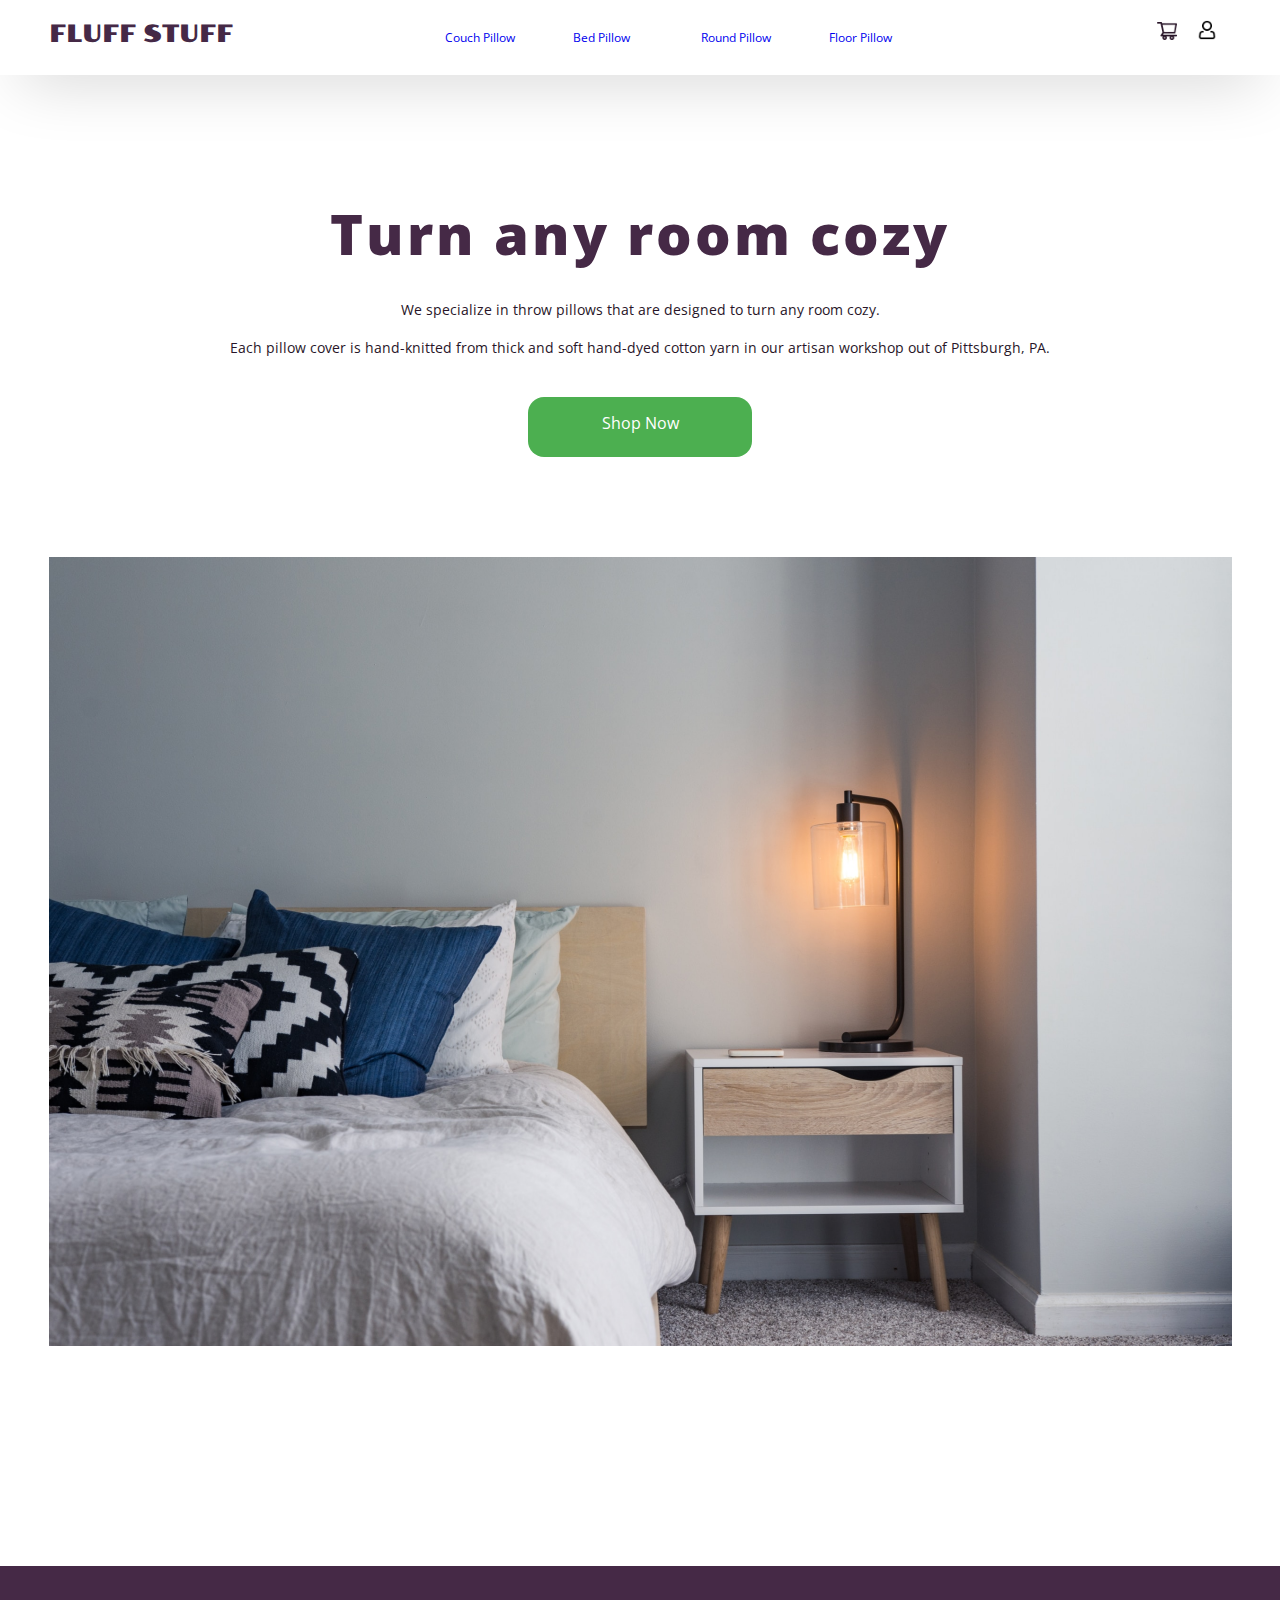
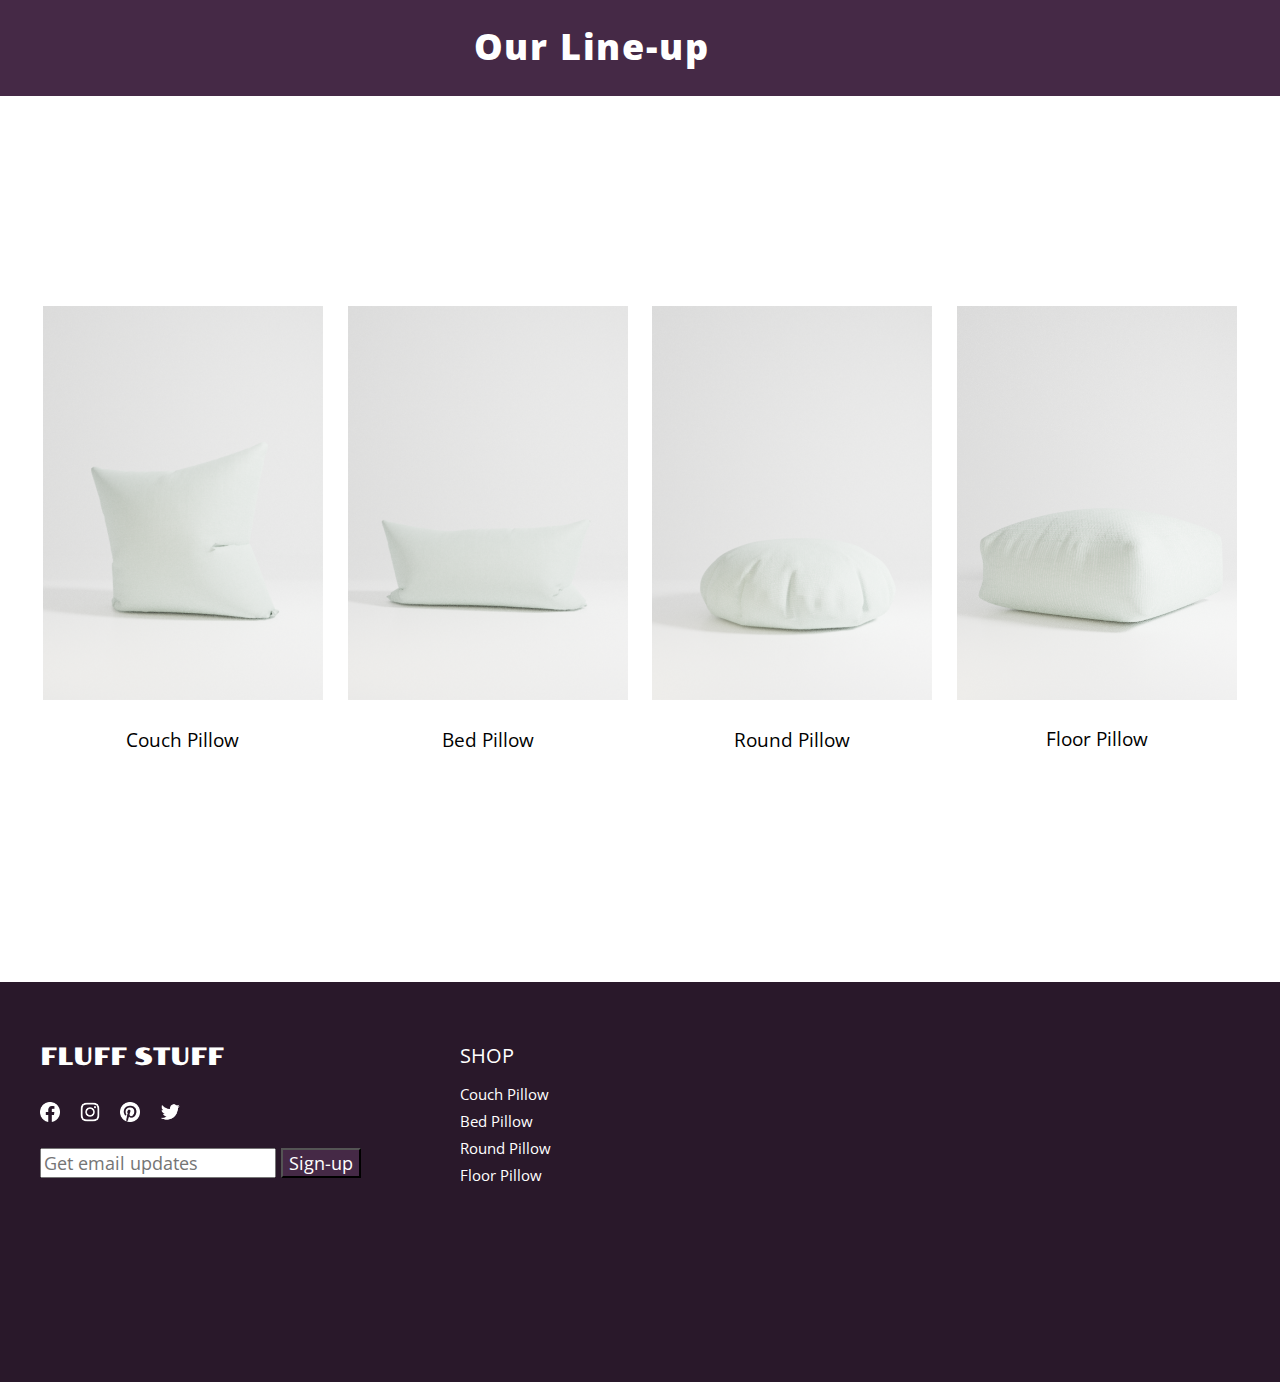
<file: Assignment5/index.html>
<!DOCTYPE html>
<html lang="en">
<head>
    <meta charset="UTF-8">
    <meta name="viewport" content="width=device-width, initial-scale=1.0">
    <title>Fluff Stuff</title>
    <link rel="stylesheet" href="./style.css">
    <link href="https://fonts.googleapis.com/css?family=Poller+One" rel="stylesheet">
    <link href="https://fonts.googleapis.com/css?family=Open+Sans" rel="stylesheet">
    <link rel="preconnect" href="https://fonts.googleapis.com">
    <link rel="preconnect" href="https://fonts.gstatic.com" crossorigin>
    <link href="https://fonts.googleapis.com/css2?family=Open+Sans:wght@800&display=swap" rel="stylesheet">
</head>

<body>
  <!-- Page header -->
  <header class="navbar">
    <div class="navbar-content">
      <a href=./home.html>
        <span id='logo'> FLUFF STUFF</span>
      </a>

      <div class="navbar-grid">
        <div><a href='./detail.html'>Couch Pillow</a></div>
        <div><a href='./detail.html'>Bed Pillow</a></div>
        <div><a href='./detail.html'>Round Pillow</a></div>
        <div><a href='./detail.html'>Floor Pillow</a></div>
      </div>

      <div class="icons-grid">
        <img class="icons" alt="cart icon" src="./Asset/IndexAsset/icon_cart.png">
        <img class="icons" alt="personal page icon" src="./Asset/IndexAsset/icon_person.png">
      </div>
    </div>
  </header>

  <!-- Main Body to home page -->
  <section class='main-body'>
    <div class="grid-container">
      <div id="main-headline"> Turn any room cozy</div>
      <div class="body-text"> We specialize in throw pillows that are designed to turn any room cozy.</div>
      <div class="body-text">  Each pillow cover is hand-knitted from thick and soft hand-dyed cotton yarn in our artisan workshop out of Pittsburgh, PA.</div>

      <a id="shop-now-button" href='./item_page.html'>Shop Now</a>
      <img  id="main-img" alt="a room with a bed and pillows" src="./Asset/IndexAsset/main_img.png">
      <div id="mid-span">
        <div class="grid-container">
          <p id="span-big-text">Our Line-up</p>
          <p id="span-small-text"> Every Pillow comes with 3 different fill options. Get yours today!</p>
        </div>
      </div>
    </div>
  </section>

  <!-- Scroll to see items -->
  <section class="pillows">
    <div class="pillows-container">
      <div class="pillow-card">
        <img class="pillow-image" alt="Sofa Pillow" src="./Asset/IndexAsset/pillow_1.png">
        <p>Couch Pillow</p>
      </div>
      <div class="pillow-card">
        <img class="pillow-image" alt="Bed Pillow" src="./Asset/IndexAsset/pillow_2.png">
        <p>Bed Pillow</p>
      </div>
      <div class="pillow-card">
        <img class="pillow-image" alt="Round Pillow" src="./Asset/IndexAsset/pillow_3.png">
        <p>Round Pillow</p>
      </div>
      <div class="pillow-card">
        <img class="pillow-image" alt="Floor Pillow" src="./Asset/IndexAsset/pillow_4.png">
        <p>Floor Pillow</p>
      </div>
    </div>
  </section>


  <!-- End Banner -->
  <section class="end-banner">
    <div class="banner-contents-column">
      <div class="column">
        <span id='logo-white'> FLUFF STUFF</span>
        <div class="icons-grid" id='icon_white'>
          <img class="icons" alt="facebook link icon" src="./Asset/IndexAsset/icons_facebook.png">
          <img class="icons" alt="instagram link icon" src="./Asset/IndexAsset/icons_instagram.png">
          <img class="icons" alt="pinterest link icon" src="./Asset/IndexAsset/icons_pinterest.png">
          <img class="icons" alt="twitter link icon" src="./Asset/IndexAsset/icons_twitter.png">
        </div>
        <div class="searchbar">
          <input type="text" placeholder="Get email updates">
          <button type="submit">Sign-up</button>
        </div>
      </div>
      <div class="column">
        <div class='body-white' id='title'>SHOP</div>
        <div><a href='./detail.html' class='body-white'>Couch Pillow</a></div>
        <div><a href='./detail.html' class='body-white'>Bed Pillow</a></div>
        <div><a href='./detail.html' class='body-white'>Round Pillow</a></div>
        <div><a href='./detail.html' class='body-white'>Floor Pillow</a></div>
      </div>
    </div>
  </section>

</body>
</file>
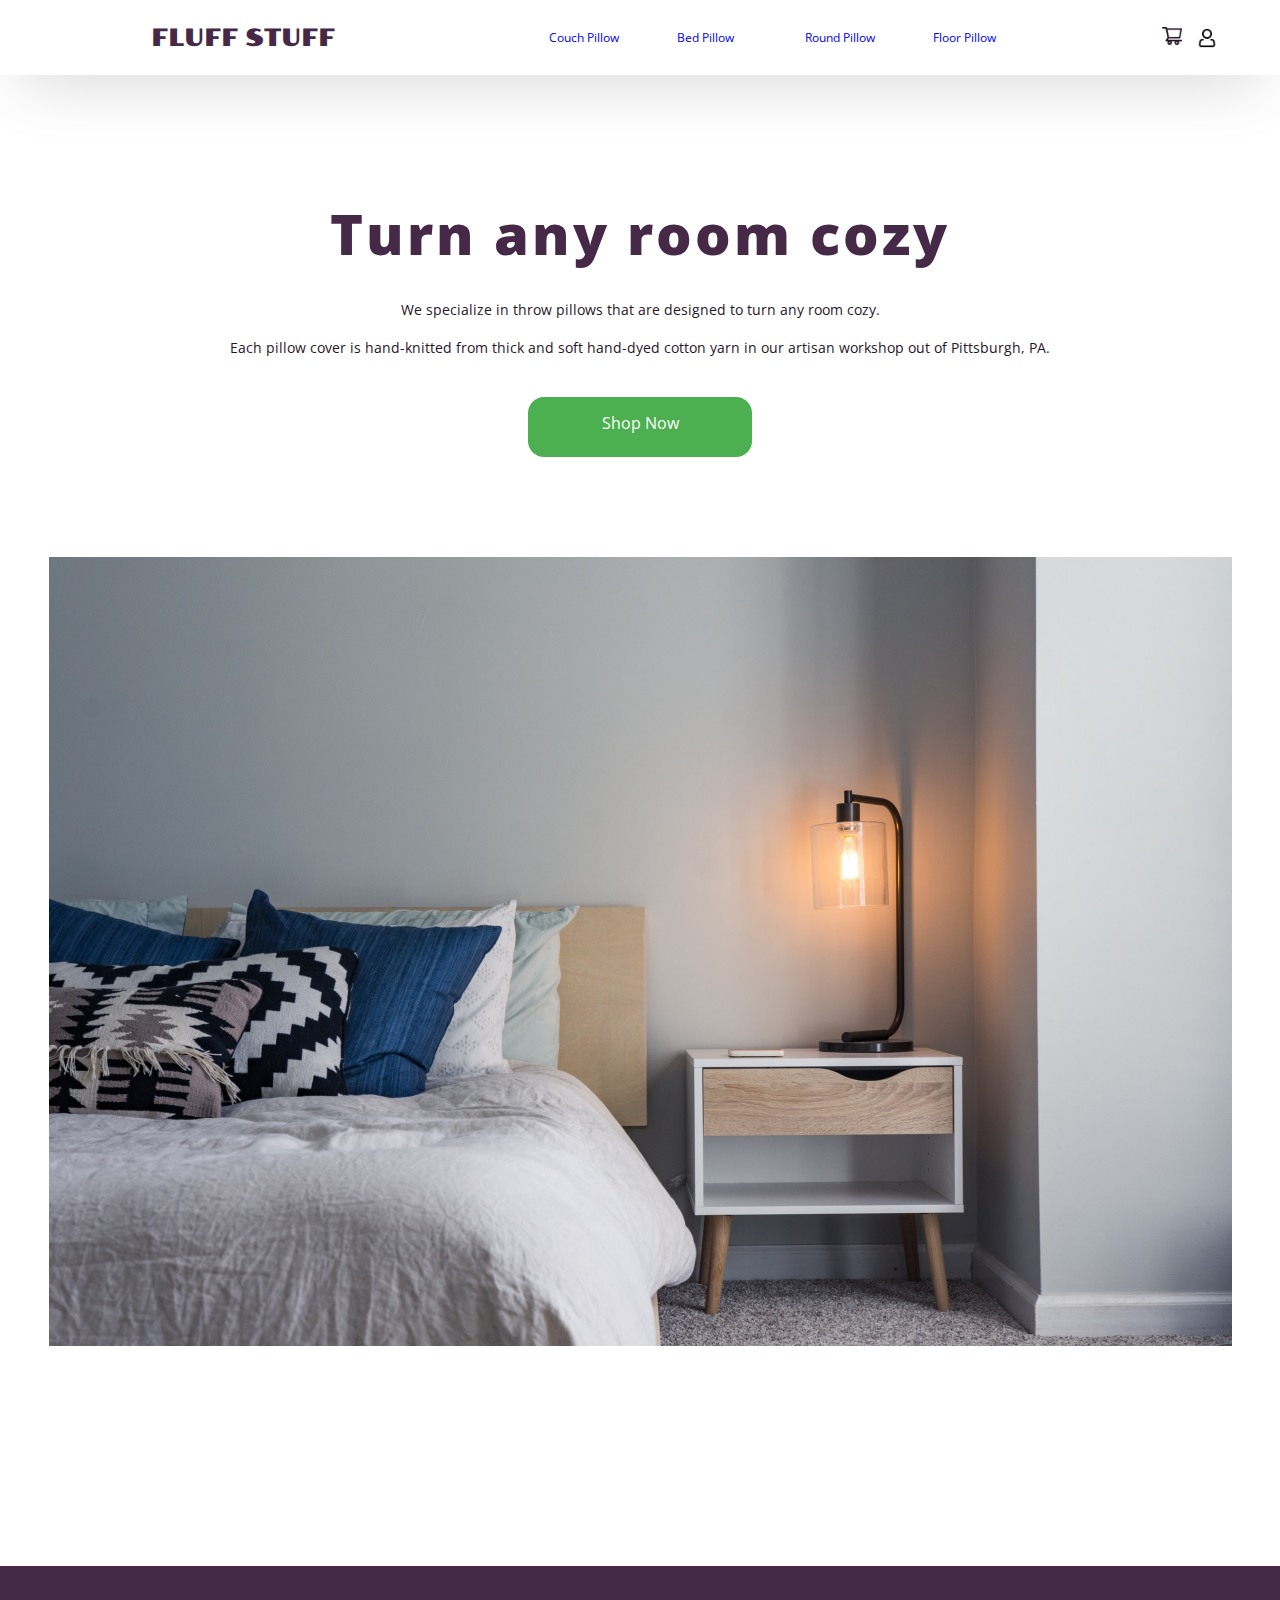
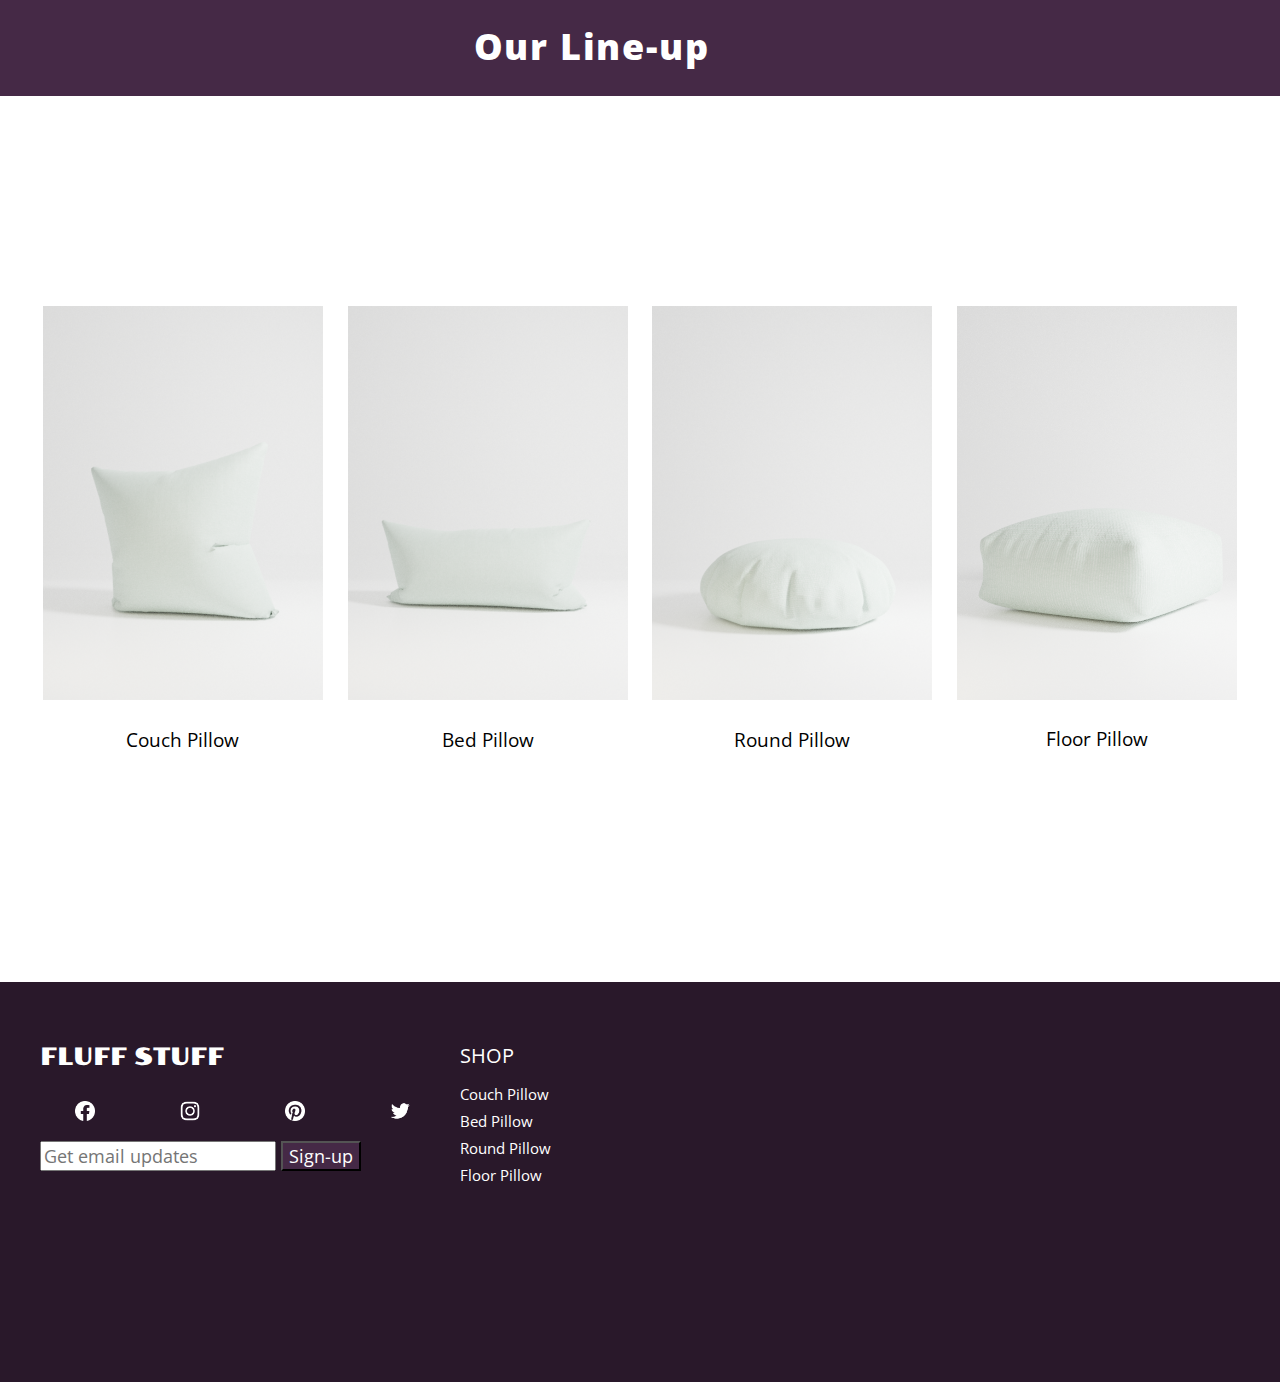
<file: Assignment6/index.html>
<!DOCTYPE html>
<html lang="en">
<head>
    <meta charset="UTF-8">
    <meta name="viewport" content="width=device-width, initial-scale=1.0">
    <title>Fluff Stuff</title>
    <link rel="stylesheet" href="./style.css">
    <link href="https://fonts.googleapis.com/css?family=Poller+One" rel="stylesheet">
    <link href="https://fonts.googleapis.com/css?family=Open+Sans" rel="stylesheet">
    <link rel="preconnect" href="https://fonts.googleapis.com">
    <link rel="preconnect" href="https://fonts.gstatic.com" crossorigin>
    <link href="https://fonts.googleapis.com/css2?family=Open+Sans:wght@800&display=swap" rel="stylesheet">
</head>

<body>
  <!-- Page header -->
  <header class="navbar">
    <div class="navbar-content">
      <a href=./index.html>
        <span id='logo'> FLUFF STUFF</span>
      </a>

      <div class="navbar-grid">
        <div><a href='./detail.html'>Couch Pillow</a></div>
        <div><a href='./detail.html'>Bed Pillow</a></div>
        <div><a href='./detail.html'>Round Pillow</a></div>
        <div><a href='./detail.html'>Floor Pillow</a></div>
      </div>

      <div class="icons-grid">
        <a href='./shopping_cart.html'>
          <img class="icons" alt="cart icon" src="./Asset/IndexAsset/icon_cart.png">
        </a>
        <img class="icons" alt="personal page icon" src="./Asset/IndexAsset/icon_person.png">
      </div>
    </div>
  </header>

  <!-- Main Body to home page -->
  <section class='main-body'>
    <div class="grid-container">
      <div id="main-headline"> Turn any room cozy</div>
      <div class="body-text"> We specialize in throw pillows that are designed to turn any room cozy.</div>
      <div class="body-text">  Each pillow cover is hand-knitted from thick and soft hand-dyed cotton yarn in our artisan workshop out of Pittsburgh, PA.</div>

      <a id="shop-now-button" href='./item_page.html'>Shop Now</a>
      <img  id="main-img" alt="a room with a bed and pillows" src="./Asset/IndexAsset/main_img.png">
      <div id="mid-span">
        <div class="grid-container">
          <p id="span-big-text">Our Line-up</p>
          <p id="span-small-text"> Every Pillow comes with 3 different fill options. Get yours today!</p>
        </div>
      </div>
    </div>
  </section>

  <!-- Scroll to see items -->
  <section class="pillows">
    <div class="pillows-container">
      <div class="pillow-card">
        <img class="pillow-image" alt="Sofa Pillow" src="./Asset/IndexAsset/pillow_1.png">
        <p>Couch Pillow</p>
      </div>
      <div class="pillow-card">
        <img class="pillow-image" alt="Bed Pillow" src="./Asset/IndexAsset/pillow_2.png">
        <p>Bed Pillow</p>
      </div>
      <div class="pillow-card">
        <img class="pillow-image" alt="Round Pillow" src="./Asset/IndexAsset/pillow_3.png">
        <p>Round Pillow</p>
      </div>
      <div class="pillow-card">
        <img class="pillow-image" alt="Floor Pillow" src="./Asset/IndexAsset/pillow_4.png">
        <p>Floor Pillow</p>
      </div>
    </div>
  </section>


  <!-- End Banner -->
  <section class="end-banner">
    <div class="banner-contents-column">
      <div class="column">
        <span id='logo-white'> FLUFF STUFF</span>
        <div class="icons-grid" id='icon_white'>
          <img class="icons" alt="facebook link icon" src="./Asset/IndexAsset/icons_facebook.png">
          <img class="icons" alt="instagram link icon" src="./Asset/IndexAsset/icons_instagram.png">
          <img class="icons" alt="pinterest link icon" src="./Asset/IndexAsset/icons_pinterest.png">
          <img class="icons" alt="twitter link icon" src="./Asset/IndexAsset/icons_twitter.png">
        </div>
        <div class="searchbar">
          <input type="text" placeholder="Get email updates">
          <button type="submit">Sign-up</button>
        </div>
      </div>
      <div class="column">
        <div class='body-white' id='title'>SHOP</div>
        <div><a href='./detail.html' class='body-white'>Couch Pillow</a></div>
        <div><a href='./detail.html' class='body-white'>Bed Pillow</a></div>
        <div><a href='./detail.html' class='body-white'>Round Pillow</a></div>
        <div><a href='./detail.html' class='body-white'>Floor Pillow</a></div>
      </div>
    </div>
  </section>

</body>
</file>
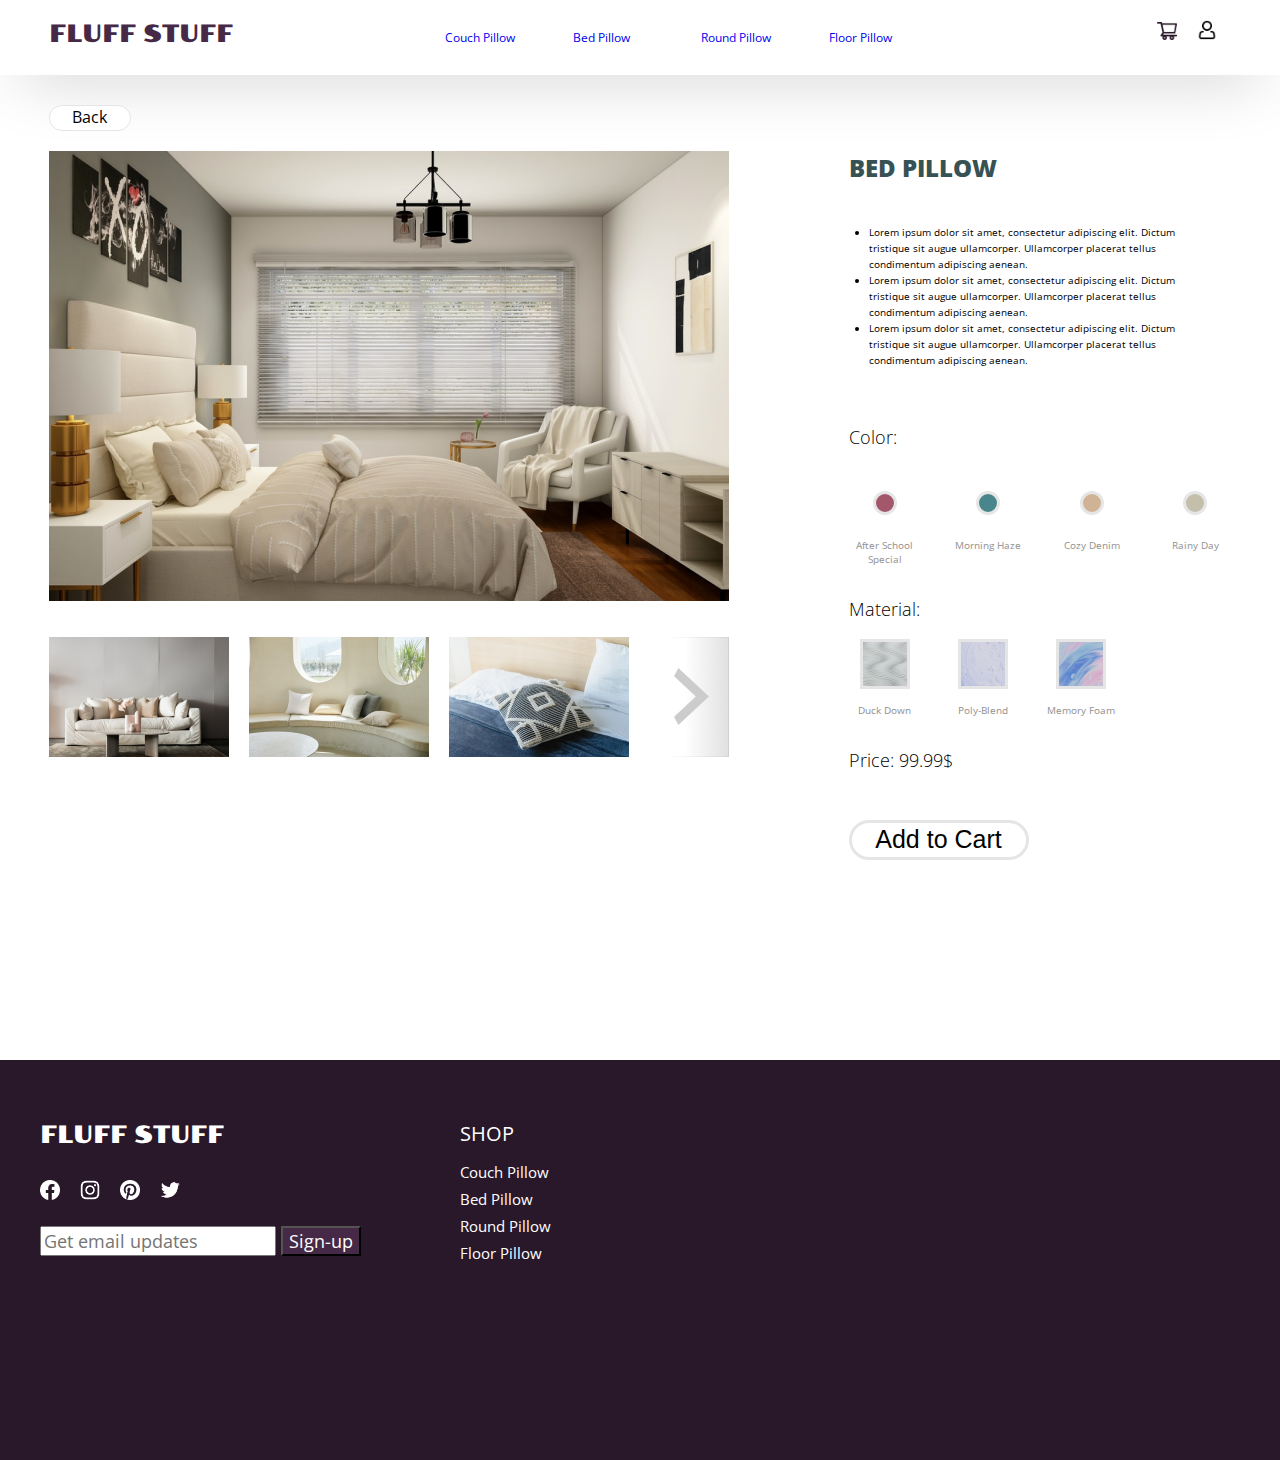
<file: Assignment5/detail.html>
<!DOCTYPE html>
<html lang="en">
<head>
    <meta charset="UTF-8">
    <meta name="viewport" content="width=device-width, initial-scale=1.0">
    <title>Fluff Stuff</title>
    <link rel="stylesheet" href="./style.css">
    <link href="https://fonts.googleapis.com/css?family=Poller+One" rel="stylesheet">
    <link href="https://fonts.googleapis.com/css?family=Open+Sans" rel="stylesheet">
    <link rel="preconnect" href="https://fonts.googleapis.com">
    <link rel="preconnect" href="https://fonts.gstatic.com" crossorigin>
    <link href="https://fonts.googleapis.com/css2?family=Open+Sans:wght@800&display=swap" rel="stylesheet">
</head>




<body>

  <!-- Page header -->
  <header class="navbar">
    <div class="navbar-content">
      <a href=./home.html>
        <span id='logo'> FLUFF STUFF</span>
      </a>

      <div class="navbar-grid">
        <div><a href='./detail.html'>Couch Pillow</a></div>
        <div><a href='./detail.html'>Bed Pillow</a></div>
        <div><a href='./detail.html'>Round Pillow</a></div>
        <div><a href='./detail.html'>Floor Pillow</a></div>
      </div>

      <div class="icons-grid">
        <img class="icons" alt="shopping cart" src="./Asset/IndexAsset/icon_cart.png">
        <img class="icons" alt="personal info" src="./Asset/IndexAsset/icon_person.png">
      </div>
    </div>
  </header>

  <section class='main-body'>

      <!-- Back Button -->
    <a href='./item_page.html' id="back"> Back</a>


    <!-- Detail Flex Container -->
    <div class='detail-container'>
      <!-- Image View Flex column container -->
      <div class='images-container'>
        <div class='top-image'>
          <img id='image-main' alt="Room Image Main" src='./Asset/detailAsset/image_1.png'>
        </div>
        <div class='image-small-pre'>
          <img class='preview' alt="Room Image 1" src='./Asset/detailAsset/image_2.png'>
          <img class='preview' alt="Room Image 2" src='./Asset/detailAsset/image_3.png'>
          <img class='preview' alt="Room Image 3" src='./Asset/detailAsset/image_4.png'>
          <img class='preview' alt="Arrow Button" src='./Asset/detailAsset/arrow.png'>
        </div>
      </div>

      <!-- Right Side Flex column container -->
      <div class="description">
        <p id="des-title">BED PILLOW</p>
        <ul id="des-text">
          <li>Lorem ipsum dolor sit amet, consectetur adipiscing elit. Dictum tristique sit augue ullamcorper. Ullamcorper placerat tellus condimentum adipiscing aenean. </li>
          <li>Lorem ipsum dolor sit amet, consectetur adipiscing elit. Dictum tristique sit augue ullamcorper. Ullamcorper placerat tellus condimentum adipiscing aenean. </li>
          <li>Lorem ipsum dolor sit amet, consectetur adipiscing elit. Dictum tristique sit augue ullamcorper. Ullamcorper placerat tellus condimentum adipiscing aenean. </li>
        </ul>
        <p class="des-subheading">Color:</p>
        <!-- Color Choices -->
        <div class="des-color-assortment">
          <div class='des-color-item'>
            <div id="color-1"></div>
            <h4>After School Special</h4>
          </div>
          <div class='des-color-item'>
            <div id="color-2"></div>
            <h4>Morning Haze</h4>
          </div>
          <div class='des-color-item'>
            <div id="color-3"></div>
            <h4>Cozy Denim</h4>
          </div>
          <div class='des-color-item'>
            <div id="color-4"></div>
            <h4>Rainy Day</h4>
          </div>
        </div>
        <p class="des-subheading">Material:</p>
        <!-- Material Choices -->
        <div class="des-material-assortment">
          <div class='des-color-item'>
            <img class='img-preview' alt="Room Image 1" src="./Asset/detailAsset/material_1.png">
            <h4>Duck Down</h4>
          </div>
          <div class='des-color-item'>
            <img class='img-preview' alt="Room Image 2" src="./Asset/detailAsset/material_2.png">
            <h4>Poly-Blend</h4>
          </div>
          <div class='des-color-item'>
            <img class='img-preview' alt="Room Image 3" src="./Asset/detailAsset/material_3.png">
            <h4>Memory Foam</h4>
          </div>
        </div>

        <p class="des-subheading">Price: 99.99$</p>
        <div></div>

        <button id="add-to-cart"> Add to Cart</button>

      </div>

    </div>
  </section>

  <!-- Emd Banner -->

  <section class="end-banner">
    <div class="banner-contents-column">
      <div class="column">
        <span id='logo-white'> FLUFF STUFF</span>
        <div class="icons-grid" id='icon_white'>
          <img class="icons" alt="facebook link icon" src="./Asset/IndexAsset/icons_facebook.png">
          <img class="icons" alt="instagram link icon" src="./Asset/IndexAsset/icons_instagram.png">
          <img class="icons" alt="pinterest link icon" src="./Asset/IndexAsset/icons_pinterest.png">
          <img class="icons" alt="twitter link icon" src="./Asset/IndexAsset/icons_twitter.png">
        </div>
        <div class="searchbar">
          <input type="text" placeholder="Get email updates">
          <button type="submit">Sign-up</button>
        </div>
      </div>
      <div class="column">
        <div class='body-white' id='title'>SHOP</div>
        <div><a href='./detail.html' class='body-white'>Couch Pillow</a></div>
        <div><a href='./detail.html' class='body-white'>Bed Pillow</a></div>
        <div><a href='./detail.html' class='body-white'>Round Pillow</a></div>
        <div><a href='./detail.html' class='body-white'>Floor Pillow</a></div>
      </div>
    </div>
  </section>

</body>
</file>
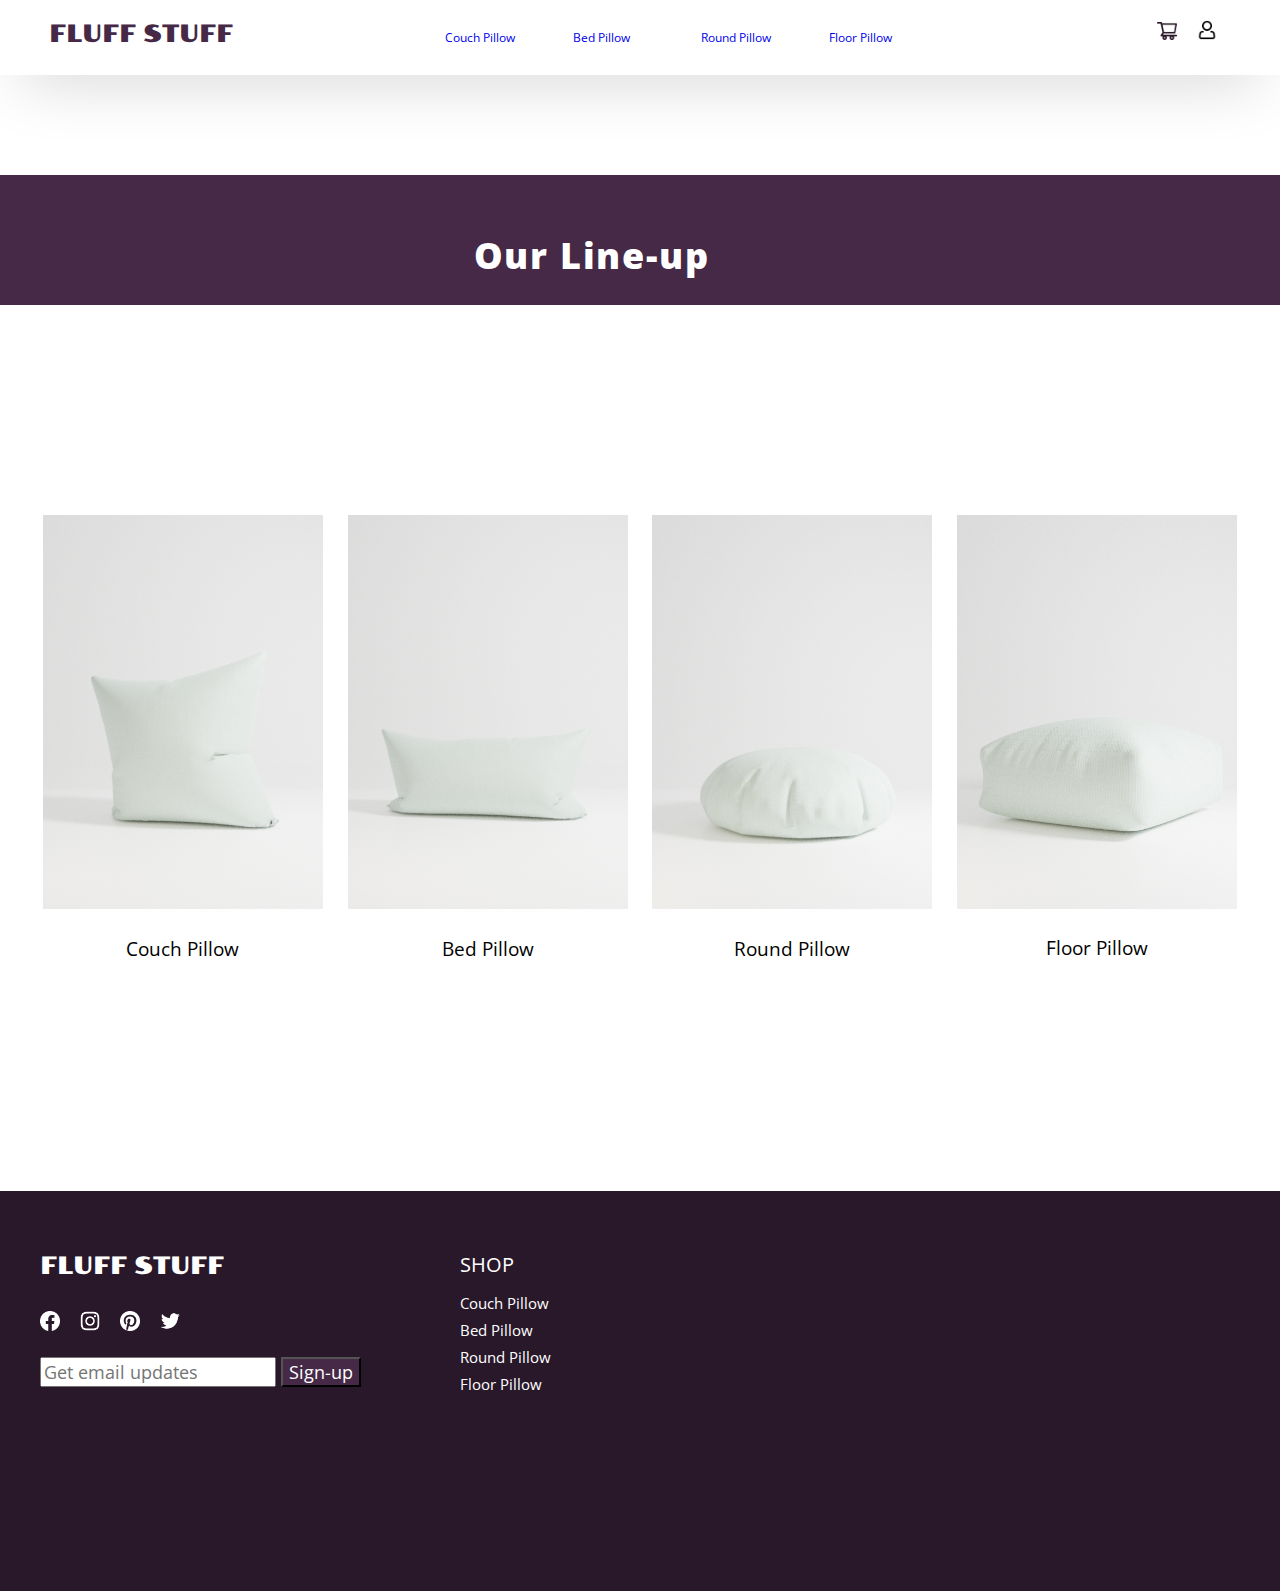
<file: Assignment5/item_page.html>
<!DOCTYPE html>
<html lang="en">
<head>
    <meta charset="UTF-8">
    <meta name="viewport" content="width=device-width, initial-scale=1.0">
    <title>Fluff Stuff</title>
    <link rel="stylesheet" href="./style.css">
    <link href="https://fonts.googleapis.com/css?family=Poller+One" rel="stylesheet">
    <link href="https://fonts.googleapis.com/css?family=Open+Sans" rel="stylesheet">
    <link rel="preconnect" href="https://fonts.googleapis.com">
    <link rel="preconnect" href="https://fonts.gstatic.com" crossorigin>
    <link href="https://fonts.googleapis.com/css2?family=Open+Sans:wght@800&display=swap" rel="stylesheet">
</head>

<body>
  <!-- Page header -->
  <header class="navbar">
    <div class="navbar-content">
      <a href=./home.html>
        <span id='logo'> FLUFF STUFF</span>
      </a>
      <div class="navbar-grid">
        <div><a href='./detail.html'>Couch Pillow</a></div>
        <div><a href='./detail.html'>Bed Pillow</a></div>
        <div><a href='./detail.html'>Round Pillow</a></div>
        <div><a href='./detail.html'>Floor Pillow</a></div>
      </div>
      <div class="icons-grid">
        <img class="icons" alt="shopping cart" src="./Asset/IndexAsset/icon_cart.png">
        <img class="icons" alt="personal info" src="./Asset/IndexAsset/icon_person.png">
      </div>
    </div>
  </header>

  <!-- Main Clickables -->
  <section class='main-body'>
    <div class="grid-container">
      <div id="mid-span">
        <div class="grid-container">
          <p id="span-big-text">Our Line-up</p>
          <p id="span-small-text"> Every Pillow comes with 3 different fill options. Get yours today!</p>
        </div>
      </div>
    </div>
  </section>

  <!-- End Banner -->
  <section class="pillows">
    <div class="pillows-container">
      <div class="pillow-card">
        <img class="pillow-image" alt="Couch Pillow" src="./Asset/IndexAsset/pillow_1.png">
        <p>Couch Pillow</p>
      </div>
      <div class="pillow-card">
        <img class="pillow-image" alt="Bed Pillow" src="./Asset/IndexAsset/pillow_2.png">
        <p>Bed Pillow</p>
      </div>
      <div class="pillow-card">
        <img class="pillow-image" alt="Round Pillow" src="./Asset/IndexAsset/pillow_3.png">
        <p>Round Pillow</p>
      </div>
      <div class="pillow-card">
        <img class="pillow-image" alt="Floor Pillow" src="./Asset/IndexAsset/pillow_4.png">
        <p>Floor Pillow</p>
      </div>
    </div>
  </section>

  <section class="end-banner">
    <div class="banner-contents-column">
      <div class="column">
        <span id='logo-white'> FLUFF STUFF</span>
        <div class="icons-grid" id='icon_white'>
          <img class="icons" alt="facebook link icon" src="./Asset/IndexAsset/icons_facebook.png">
          <img class="icons" alt="instagram link icon" src="./Asset/IndexAsset/icons_instagram.png">
          <img class="icons" alt="pinterest link icon" src="./Asset/IndexAsset/icons_pinterest.png">
          <img class="icons" alt="twitter link icon" src="./Asset/IndexAsset/icons_twitter.png">
        </div>
        <div class="searchbar">
          <input type="text" placeholder="Get email updates">
          <button type="submit">Sign-up</button>
        </div>
      </div>
      <div class="column">
        <div class='body-white' id='title'>SHOP</div>
        <div><a href='./detail.html' class='body-white'>Couch Pillow</a></div>
        <div><a href='./detail.html' class='body-white'>Bed Pillow</a></div>
        <div><a href='./detail.html' class='body-white'>Round Pillow</a></div>
        <div><a href='./detail.html' class='body-white'>Floor Pillow</a></div>
      </div>
    </div>
  </section>

</body>
</file>
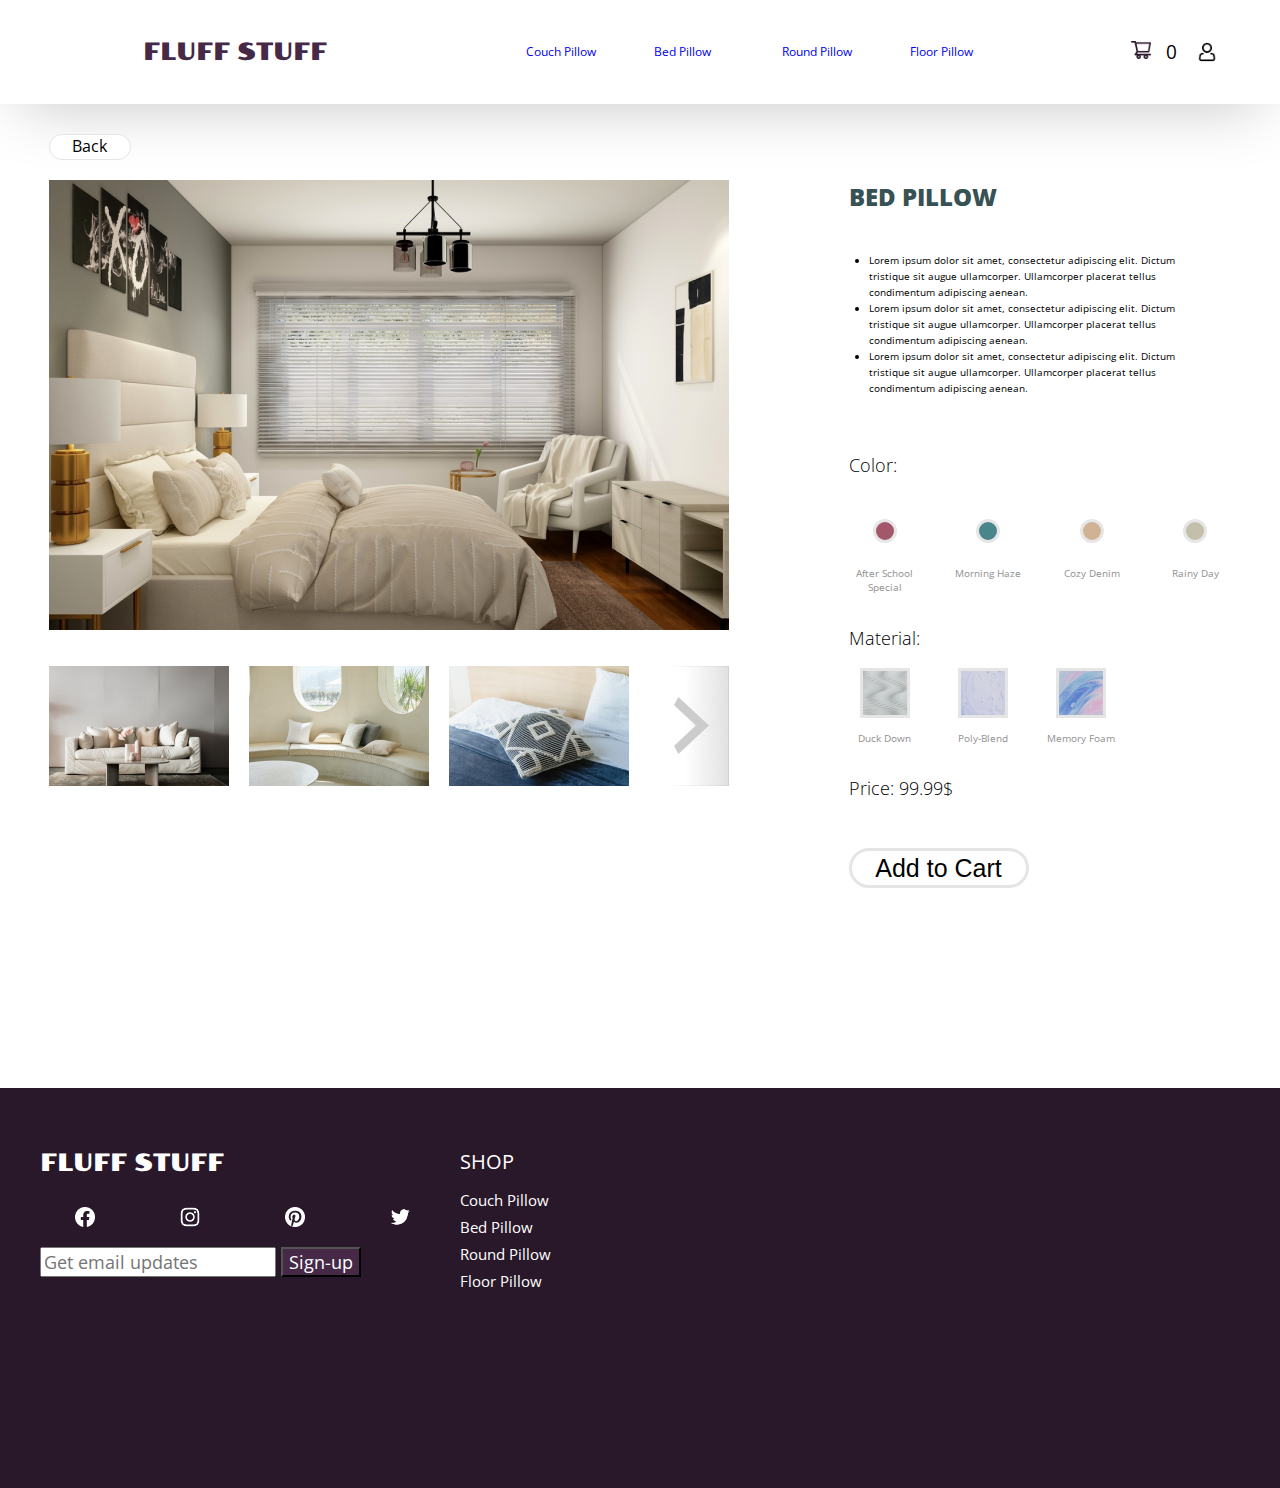
<file: Assignment6/detail.html>
<!DOCTYPE html>
<html lang="en">
<head>
    <meta charset="UTF-8">
    <meta name="viewport" content="width=device-width, initial-scale=1.0">
    <title>Fluff Stuff</title>
    <link rel="stylesheet" href="./style.css">
    <link href="https://fonts.googleapis.com/css?family=Poller+One" rel="stylesheet">
    <link href="https://fonts.googleapis.com/css?family=Open+Sans" rel="stylesheet">
    <link rel="preconnect" href="https://fonts.googleapis.com">
    <link rel="preconnect" href="https://fonts.gstatic.com" crossorigin>
    <link href="https://fonts.googleapis.com/css2?family=Open+Sans:wght@800&display=swap" rel="stylesheet">
</head>




<body>

  <!-- Page header -->
  <header class="navbar">
    <div class="navbar-content">
      <a href=./index.html>
        <span id='logo'> FLUFF STUFF</span>
      </a>

      <div class="navbar-grid">
        <div><a href='./detail.html'>Couch Pillow</a></div>
        <div><a href='./detail.html'>Bed Pillow</a></div>
        <div><a href='./detail.html'>Round Pillow</a></div>
        <div><a href='./detail.html'>Floor Pillow</a></div>
      </div>

      <div class="icons-grid">
        <a href='./shopping_cart.html'>
          <img class="icons" alt="shopping cart" src="./Asset/IndexAsset/icon_cart.png">
        </a>
        <p id="num-in-cart"></p>
        <img class="icons" alt="personal info" src="./Asset/IndexAsset/icon_person.png">
      </div>
    </div>
  </header>

  <section class='main-body'>

      <!-- Back Button -->
    <a href='./item_page.html' id="back"> Back</a>


    <!-- Detail Flex Container -->
    <div class='detail-container'>
      <!-- Image View Flex column container -->
      <div class='images-container'>
        <div class='top-image'>
          <img id='image-main' alt="Room Image Main" src='./Asset/detailAsset/image_1.png'>
        </div>
        <div class='image-small-pre'>
          <img class='preview' alt="Room Image 1" src='./Asset/detailAsset/image_2.png'>
          <img class='preview' alt="Room Image 2" src='./Asset/detailAsset/image_3.png'>
          <img class='preview' alt="Room Image 3" src='./Asset/detailAsset/image_4.png'>
          <img class='preview' alt="Arrow Button" src='./Asset/detailAsset/arrow.png'>
        </div>
      </div>

      <!-- Right Side Flex column container -->
      <div class="description">
        <p id="des-title">BED PILLOW</p>
        <ul id="des-text">
          <li>Lorem ipsum dolor sit amet, consectetur adipiscing elit. Dictum tristique sit augue ullamcorper. Ullamcorper placerat tellus condimentum adipiscing aenean. </li>
          <li>Lorem ipsum dolor sit amet, consectetur adipiscing elit. Dictum tristique sit augue ullamcorper. Ullamcorper placerat tellus condimentum adipiscing aenean. </li>
          <li>Lorem ipsum dolor sit amet, consectetur adipiscing elit. Dictum tristique sit augue ullamcorper. Ullamcorper placerat tellus condimentum adipiscing aenean. </li>
        </ul>
        <p class="des-subheading">Color:</p>
        <!-- Color Choices -->
        <div class="des-color-assortment">
          <div class='des-color-item'>
            <button class='color-select' id="color-1"></button>
            <h4>After School Special</h4>
          </div>
          <div class='des-color-item'>
            <button class='color-select' id="color-2"></button>
            <h4>Morning Haze</h4>
          </div>
          <div class='des-color-item'>
            <button class='color-select' id="color-3"></button>
            <h4>Cozy Denim</h4>
          </div>
          <div class='des-color-item'>
            <button class='color-select' id="color-4"></button>
            <h4>Rainy Day</h4>
          </div>
        </div>
        <p class="des-subheading">Material:</p>
        <!-- Material Choices -->
        <div class="des-material-assortment">
          <div class='des-color-item'>
            <img class='img-preview' alt="Room Image 1" src="./Asset/detailAsset/material_1.png">
            <h4>Duck Down</h4>
          </div>
          <div class='des-color-item'>
            <img class='img-preview' alt="Room Image 2" src="./Asset/detailAsset/material_2.png">
            <h4>Poly-Blend</h4>
          </div>
          <div class='des-color-item'>
            <img class='img-preview' alt="Room Image 3" src="./Asset/detailAsset/material_3.png">
            <h4>Memory Foam</h4>
          </div>
        </div>

        <p class="des-subheading">Price: 99.99$</p>
        <div></div>

        <button onclick="add_item()" id='add-to-cart'> Add to Cart</button>

      </div>

    </div>
  </section>

  <!-- Emd Banner -->

  <section class="end-banner">
    <div class="banner-contents-column">
      <div class="column">
        <span id='logo-white'> FLUFF STUFF</span>
        <div class="icons-grid" id='icon_white'>
          <img class="icons" alt="facebook link icon" src="./Asset/IndexAsset/icons_facebook.png">
          <img class="icons" alt="instagram link icon" src="./Asset/IndexAsset/icons_instagram.png">
          <img class="icons" alt="pinterest link icon" src="./Asset/IndexAsset/icons_pinterest.png">
          <img class="icons" alt="twitter link icon" src="./Asset/IndexAsset/icons_twitter.png">
        </div>
        <div class="searchbar">
          <input type="text" placeholder="Get email updates">
          <button type="submit">Sign-up</button>
        </div>
      </div>
      <div class="column">
        <div class='body-white' id='title'>SHOP</div>
        <div><a href='./detail.html' class='body-white'>Couch Pillow</a></div>
        <div><a href='./detail.html' class='body-white'>Bed Pillow</a></div>
        <div><a href='./detail.html' class='body-white'>Round Pillow</a></div>
        <div><a href='./detail.html' class='body-white'>Floor Pillow</a></div>
      </div>
    </div>
  </section>

  <script type="text/javascript" src="counter.js"></script>
</body>
</file>
<file: Assignment5/style.css>
html {
  font-size : 1.2rem;
}
body {
  font-family : "Open Sans", 'Poller One';
  background-color : #FFFFFF;
  margin : 0;
}
a:link, a:visited {
  text-decoration : none;
}
a:hover {
  color : #9D9D9D;
}
.navbar {
  top : 0;
  z-index : 10;
  box-shadow : 0 20px 64px -21px rgb(0, 0, 0, 0.25);
}
.navbar-content {
  display : flex;
  flex-direction : row;
  flex-wrap : nowrap;
  padding : 1rem 1rem 1rem 1rem;
  width : min(1183px, 100%);
  margin : auto;
}
.navbar-grid {
  align-items : center;
  columns : 4;
  width : 500px;
  margin : auto;
  padding : 10px;
}
.icons {
  padding-right : 15px;
  width : 20px;
}
.navbar-grid {
  font-family : "Open Sans";
  font-style : normal;
  font-weight : normal;
  font-size : 12px;
  color : #281528;
}
.main-body {
  margin : auto;
  width : min(1183px, 100%);
}
.grid-container {
  width : min(1183px, 100%);
  display : grid;
  text-align : center;
  top : 200px;
}
.pillow-image {
  width : 280px;
}
.pillows-container {
  width : min(1200, 100%);
  column-count : 4;
  text-align : center;
  padding-top : 200px;
}
.end_banner {
  margin-top : 200px;
  height : 270px;
  background : #29182A;
}
.pillows {
  width : 1200px;
  margin : auto;
  padding : 10px;
}
.end-banner {
background-color : #29182A;
  height : 400px;
  margin-top : 200px;
}
.searchbar input[type="text"] {
  font-size : 18px;
  font-family : "Open Sans";
  font-style : normal;
  font-weight : normal;
  line-height : 11px;
}
.searchbar button[type="submit"] {
  font-size : 18px;
  font-family : "Open Sans";
  font-style : normal;
  font-weight : normal;
  color : #FFFFFF;
  background-color : #452946;
}
.banner-contents-column {
  padding-top : 60px;
  margin : auto;
  width : 1200px;
  align-self : center;
}
.banner-contents-column:after {
  content : "";
  display : table;
  clear : both;
}
.column {
  float : left;
  width : 35%;
}
.body-white {
  font-family : "Open Sans";
  font-style : normal;
  font-weight : normal;
  font-size : 15px;
  color : #FFFFFF;
  padding-bottom : 20px;
}
.detail-container {
  display : flex;
  flex-direction : row;
  margin-top : 20px;
}
.images-container {
  display : flex;
  flex-direction : column;
  width : 680px;
  margin-right : 120px;
}
.image-small-pre {
  display : flex;
  flex-direction : row;
  width : 680px;
}
.preview {
  height : 120px;
  padding-right : 20px;
  padding-top : 30px;
}
.description {
  display : flex;
  flex-direction : column;
}
.des-subheading {
  font-family : "Open Sans";
  font-style : normal;
  font-weight : 300;
  font-size : 18px;
}
.des-color-assortment {
  display : flex;
  flex-direction : row;
  justify-content : space-between;
  gap : 26px;
}
.des-color-item {
  display : flex;
  align-items : stretch;
  flex-direction : column;
  width : 72px;
}
.des-color-item div {
  align-items : center;
  margin : auto;
  width : 24px;
  height : 24px;
  border : #E6E6E6 solid 3px;
  box-sizing : border-box;
  border-radius : 30px;
  margin : 24px;
  margin-bottom : 10px;
}
.des-material-assortment {
  display : flex;
  align-items : center;
  flex-direction : row;
  gap : 26px;
}
.img-preview {
  margin : auto;
  height : 50px;
  width : 50px;
}
.body-text {
  font-family : "Open Sans";
  font-style : normal;
  font-weight : normal;
  font-size : 14px;
  line-height : 18px;
  padding : 10px;
  text-align : center;
  color : #281528;
}

#color-1 {
  background : #A2576A;
}
#color-2 {
  background : #49868C;
}
#color-3 {
  background : #D0B294;
}
#color-4 {
  background : #C3BFAB;
}
h4 {
  font-family : "Open Sans";
  font-style : normal;
  font-weight : normal;
  font-size : 10px;
  align-items : flex-end;
  text-align : center;
  color : #919191;
}
#logo {
  font-family : 'Poller One';
  font-style : normal;
  font-weight : normal;
  font-size : 24px;
  line-height : 29px;
  color : #452946;
}
#logo-white {
  font-family : 'Poller One';
  font-style : normal;
  font-weight : normal;
  font-size : 24px;
  line-height : 29px;
  color : #FFFFFF;
  left : 130px;
  top : 42px;
}
#main-headline {
  font-family : "Open Sans";
  font-style : normal;
  font-weight : 800;
  font-size : 56px;
  line-height : 76px;
  letter-spacing : 0.05em;
  padding : 20px;
  margin-top : 100px;
  color : #452946;
}
#icon_white {
  padding-top : 30px;
  padding-bottom : 20px;
}

#shop-now-button {
  background-color : #4CAF50;
  border : none;
  color : white;
  margin: auto;
  padding : 15px 32px;
  text-align : center;
  text-decoration : none;
  font-size : 16px;
  margin-top : 30px;
  margin-bottom : 100px;
  border-radius : 16px;
  height : 30px;
  width : 160px;
}
#main-img {
  width : 1183px;
  margin-bottom : 120px;
}
#mid-span {
  background-color : #452946;
  width : 100vw;
  position : relative;
  margin-left : -50vw;
  height : 130px;
  margin-top : 100px;
  left : 50%;
}
#span-big-text {
  font-family : "Open Sans";
  font-style : normal;
  font-weight : 800;
  font-size : 36px;
  line-height : 49px;
  letter-spacing : 0.05em;
  color : #FFFFFF;
  margin-bottom : 10px;
  padding-top : 20px;
}
#span-small-text {
  font-family : "Open Sans";
  font-style : normal;
  font-weight : normal;
  font-size : 12px;
  line-height : 18px;
  color : #FFFFFF;
  margin-bottom : 20px;
}
#title {
  font-size : 20px;
  padding-bottom : 10px;
}
#image-main {
  width : 680px;
}
#back {
  background-color : white;
  border : none;
  margin-top : 30px;
  color : black;
  text-align : center;
  text-decoration : none;
  display : inline-block;
  font-size : 16px;
  border-radius : 16px;
  height : 24px;
  width : 80px;
  border : #E5E5E5 solid 1px;
}
#des-title {
  font-family : "Open Sans";
  font-style : normal;
  font-weight : 800;
  font-size : 24px;
  margin : 0;
  color : #375254;
}
#des-text li {
  font-family : "Open Sans";
  font-style : normal;
  font-weight : normal;
  font-size : 10px;
  line-height : 16px;
}
#des-text {
  padding : 20px;
}
#add-to-cart {
  background-color : white;
  border : none;
  margin-top : 30px;
  color : black;
  text-align : center;
  text-decoration : none;
  display : inline-block;
  font-size : 25px;
  border-radius : 50px;
  height : 40px;
  width : 180px;
  border : #E5E5E5 solid 3px;
}
</file>
<file: Assignment6/style.css>
html {
  font-size : 1.2rem;
}
body {
  font-family : "Open Sans", 'Poller One';
  background-color : #FFFFFF;
  margin : 0;
}
a:link, a:visited {
  text-decoration : none;
}
a:hover {
  color : #9D9D9D;
}
a{
  margin:auto;
}
.navbar {
  top : 0;
  z-index : 10;
  box-shadow : 0 20px 64px -21px rgb(0, 0, 0, 0.25);
}

h5 {
  font-family: Open Sans;
  font-style: normal;
  font-weight: 600;
  font-size: 24px;
  color: #000000;
  margin-top: 0px;
}
h6 {
  font-family: Open Sans;
  font-style: normal;
  font-weight: 300;
  font-size: 18px;
  line-height: 25px;


  color: #000000;
}

.navbar-content {
  display : flex;
  flex-direction : row;
  flex-wrap : nowrap;
  padding : 1rem 1rem 1rem 1rem;
  width : min(1183px, 100%);
  margin : auto;
}
.navbar-grid {
  align-items : center;
  columns : 4;
  width : 500px;
  margin : auto;
  padding : 10px;
}
.icons {
  padding-right : 15px;
  width : 20px;
  margin: auto;
}

.icons-grid{
  display: flex;
  flex-direction: row;

}

.navbar-grid {
  font-family : "Open Sans";
  font-style : normal;
  font-weight : normal;
  font-size : 12px;
  color : #281528;
}
.main-body {
  margin : auto;
  width : min(1183px, 100%);
}
.grid-container {
  width : min(1183px, 100%);
  display : grid;
  text-align : center;
  top : 200px;
}
.pillow-image {
  width : 280px;
}
.pillows-container {
  width : min(1200, 100%);
  column-count : 4;
  text-align : center;
  padding-top : 200px;
}
.end_banner {
  margin-top : 200px;
  height : 270px;
  background : #29182A;
}
.pillows {
  width : 1200px;
  margin : auto;
  padding : 10px;
}
.end-banner {
background-color : #29182A;
  height : 400px;
  margin-top : 200px;
}
.searchbar input[type="text"] {
  font-size : 18px;
  font-family : "Open Sans";
  font-style : normal;
  font-weight : normal;
  line-height : 11px;
}
.searchbar button[type="submit"] {
  font-size : 18px;
  font-family : "Open Sans";
  font-style : normal;
  font-weight : normal;
  color : #FFFFFF;
  background-color : #452946;
}
.banner-contents-column {
  padding-top : 60px;
  margin : auto;
  width : 1200px;
  align-self : center;
}
.banner-contents-column:after {
  content : "";
  display : table;
  clear : both;
}
.column {
  float : left;
  width : 35%;
}
.body-white {
  font-family : "Open Sans";
  font-style : normal;
  font-weight : normal;
  font-size : 15px;
  color : #FFFFFF;
  padding-bottom : 20px;
}
.detail-container {
  display : flex;
  flex-direction : row;
  margin-top : 20px;
}
.images-container {
  display : flex;
  flex-direction : column;
  width : 680px;
  margin-right : 120px;
}
.image-small-pre {
  display : flex;
  flex-direction : row;
  width : 680px;
}
.preview {
  height : 120px;
  padding-right : 20px;
  padding-top : 30px;
}
.description {
  display : flex;
  flex-direction : column;
}
.des-subheading {
  font-family : "Open Sans";
  font-style : normal;
  font-weight : 300;
  font-size : 18px;
}
.des-color-assortment {
  display : flex;
  flex-direction : row;
  justify-content : space-between;
  gap : 26px;
}
.des-color-item {
  display : flex;
  align-items : stretch;
  flex-direction : column;
  width : 72px;
}
.des-color-item button {
  align-items : center;
  margin : auto;
  width : 24px;
  height : 24px;
  border : #E6E6E6 solid 3px;
  box-sizing : border-box;
  border-radius : 30px;
  margin : 24px;
  margin-bottom : 10px;
  cursor:pointer;

}
.des-color-item button:hover{
  border: #3F3F3F solid 3px;
}


.des-material-assortment {
  display : flex;
  align-items : center;
  flex-direction : row;
  gap : 26px;
}
.img-preview {
  margin : auto;
  height : 50px;
  width : 50px;
  outline-offset: -3px;
}

.img-preview:hover{
  outline: #3F3F3F solid 3px;
}


.body-text {
  font-family : "Open Sans";
  font-style : normal;
  font-weight : normal;
  font-size : 14px;
  line-height : 18px;
  padding : 10px;
  text-align : center;
  color : #281528;
}

.shoppingcart{
  display: flex;
  flex-direction: row;
  width: 1180px;
  margin: auto;
}


.check-out-container{
  display: flex;
  flex-direction: column;
  width: 278px;
}

.item-detail{
  display: flex;
  flex-direction: row;
  margin-right: 20px;
  margin-top: 100px;
  box-shadow: 0 -1px 0 #C5C5C5;
  padding-top: 40px;
}

.item-detail-preview{
  width: 180px;
  height: 180px;
}


.des-subheading2 {
  font-family : "Open Sans";
  font-style : normal;
  font-weight : 300;
  font-size : 18px;
  margin: 0px;
  text-align: left;
}

.pillows-checkout-container {
  display: flex;
  flex-direction: column;
  width: 876px;
  margin-right: 20px;
  padding: 0px;
}

.checkout-title{
  width: 680px;
  display: flex;
  flex-direction: row;
  justify-content: space-between;
}
.delete-icon{
  width:20px;
  height: 20px;
  padding-right: 35px;
}


.check-out-detail-right{

  margin-left: 20px;
  margin-right: 20px;
  margin-top: 0px;
}

.checkout-bottom{
  display:flex;
  flex-direction: row;

}
.checkout-bottom div{
  width: 280px;
  margin-right: 20px;
}

.summary-tab{
  margin-top: 100px;
  width: 280px;
}

.summary-line{
  display:flex;
  flex-direction: row;
  justify-content: space-between;

}


#color-1 {
  background : #A2576A;
}
#color-2 {
  background : #49868C;
}
#color-3 {
  background : #D0B294;
}
#color-4 {
  background : #C3BFAB;
}
h4 {
  font-family : "Open Sans";
  font-style : normal;
  font-weight : normal;
  font-size : 10px;
  align-items : flex-end;
  text-align : center;
  color : #919191;
}
#logo {
  font-family : 'Poller One';
  font-style : normal;
  font-weight : normal;
  font-size : 24px;
  line-height : 29px;
  color : #452946;
}
#logo-white {
  font-family : 'Poller One';
  font-style : normal;
  font-weight : normal;
  font-size : 24px;
  line-height : 29px;
  color : #FFFFFF;
  left : 130px;
  top : 42px;
}
#main-headline {
  font-family : "Open Sans";
  font-style : normal;
  font-weight : 800;
  font-size : 56px;
  line-height : 76px;
  letter-spacing : 0.05em;
  padding : 20px;
  margin-top : 100px;
  color : #452946;
}
#icon_white {
  padding-top : 30px;
  padding-bottom : 20px;
}

#shop-now-button {
  background-color : #4CAF50;
  border : none;
  color : white;
  margin: auto;
  padding : 15px 32px;
  text-align : center;
  text-decoration : none;
  font-size : 16px;
  margin-top : 30px;
  margin-bottom : 100px;
  border-radius : 16px;
  height : 30px;
  width : 160px;
}
#main-img {
  width : 1183px;
  margin-bottom : 120px;
}
#mid-span {
  background-color : #452946;
  width : 100vw;
  position : relative;
  margin-left : -50vw;
  height : 130px;
  margin-top : 100px;
  left : 50%;
}
#span-big-text {
  font-family : "Open Sans";
  font-style : normal;
  font-weight : 800;
  font-size : 36px;
  line-height : 49px;
  letter-spacing : 0.05em;
  color : #FFFFFF;
  margin-bottom : 10px;
  padding-top : 20px;
}
#span-small-text {
  font-family : "Open Sans";
  font-style : normal;
  font-weight : normal;
  font-size : 12px;
  line-height : 18px;
  color : #FFFFFF;
  margin-bottom : 20px;
}
#title {
  font-size : 20px;
  padding-bottom : 10px;
}
#image-main {
  width : 680px;
}
#back {
  background-color : white;
  border : none;
  margin-top : 30px;
  color : black;
  text-align : center;
  text-decoration : none;
  display : inline-block;
  font-size : 16px;
  border-radius : 16px;
  height : 24px;
  width : 80px;
  border : #E5E5E5 solid 1px;
}
#des-title {
  font-family : "Open Sans";
  font-style : normal;
  font-weight : 800;
  font-size : 24px;
  margin : 0;
  color : #375254;
}
#des-text li {
  font-family : "Open Sans";
  font-style : normal;
  font-weight : normal;
  font-size : 10px;
  line-height : 16px;
}
#des-text {
  padding : 20px;
}
#add-to-cart {
  background-color : white;
  border : none;
  margin-top : 30px;
  color : black;
  text-align : center;
  text-decoration : none;
  display : inline-block;
  font-size : 25px;
  border-radius : 50px;
  height : 40px;
  width : 180px;
  border : #E5E5E5 solid 3px;
  cursor:pointer;
}

#num-in-cart{
  margin-right: 20px;
}

#main-headline-shopping {
  font-family : "Open Sans";
  font-style : normal;
  font-weight : 800;
  font-size : 56px;
  line-height : 76px;
  letter-spacing : 0.05em;
  padding : 20px;

  color : #452946;
  margin:auto;
  text-align: center;
  margin-top : 50px;
}

#checkout1 {
  background-color : white;
  border : none;
  margin-top : 30px;
  color : black;
  text-align : center;
  text-decoration : none;
  display : inline-block;
  font-size : 25px;
  border-radius : 50px;
  height : 40px;
  width : 180px;
  border : #E5E5E5 solid 3px;
  cursor:pointer;
}
</file>
